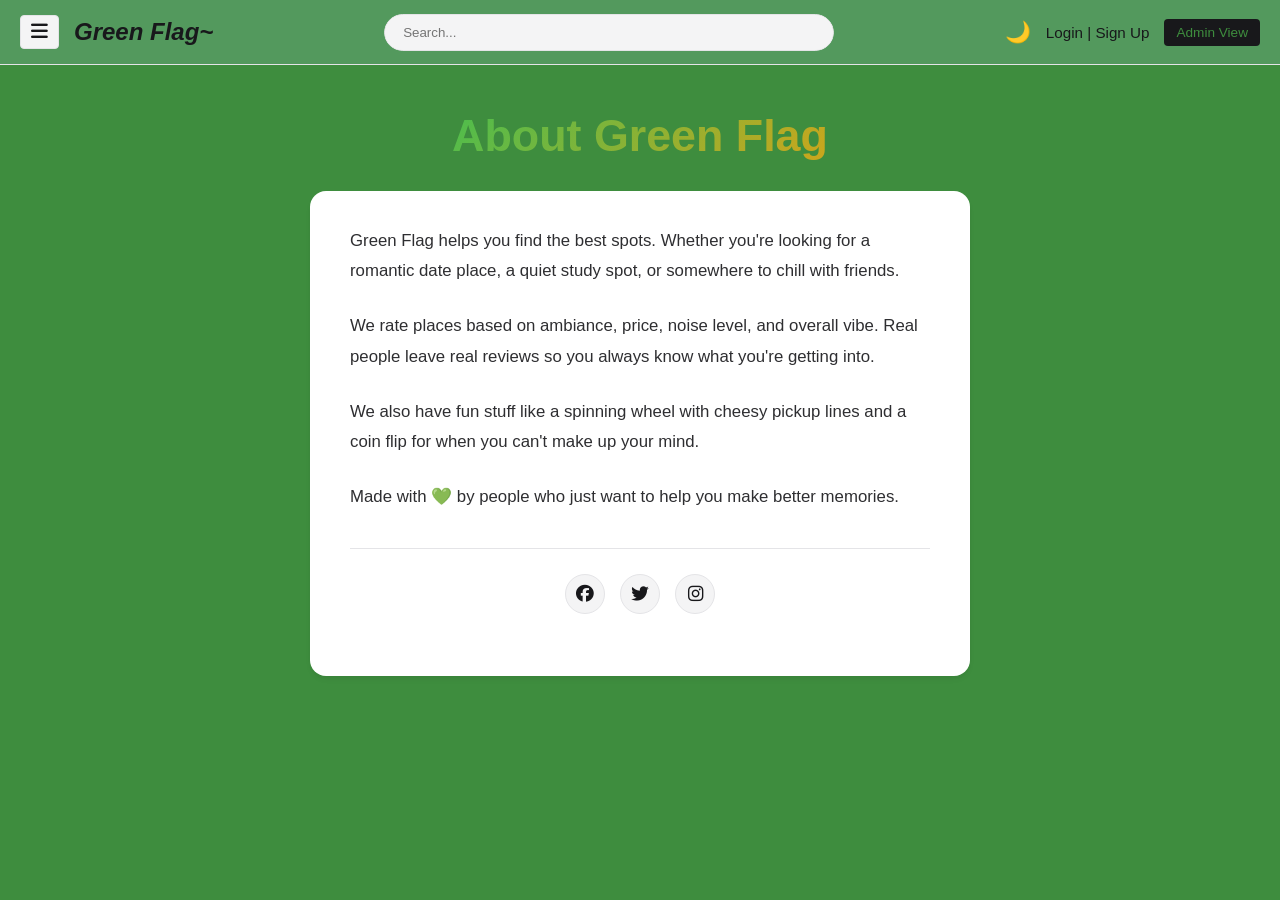
<file: aboutus.html>
<!DOCTYPE html>
<html lang="en">
<head>
    <meta charset="UTF-8">
    <meta name="viewport" content="width=device-width, initial-scale=1.0">
    <title>About Us - Green Flag</title>
    <link rel="stylesheet" href="style.css">
    <link rel="stylesheet" href="https://cdnjs.cloudflare.com/ajax/libs/font-awesome/6.5.1/css/all.min.css">
</head>
<body>
    <nav class="navbar">
        <div class="nav-left">
            <button class="menu-btn" id="menu-toggle">
                <i class="fa-solid fa-bars"></i>
            </button>
            <div class="logo-text" style="cursor: pointer;" onclick="window.location.href='index.html'">
                Green Flag~
            </div>
        </div>
        <div class="nav-center">
            <input type="text" class="search-bar" placeholder="Search...">
        </div>
        <div class="nav-right">
            <button class="theme-toggle" id="theme-btn">🌙</button>
            <div class="auth-links">
                <span>Login</span> |
                <span>Sign Up</span>
            </div>
            <button class="admin-quick-btn" onclick="window.location.href='admin.html'">
                Admin View
            </button>
        </div>
    </nav>

    <div class="sidebar" id="sidebar-menu">
        <div class="sidebar-header">
            <div class="user-avatar-placeholder"></div>
            <div class="user-info">
                <p class="user-name">Account Name</p>
                <p class="user-email">Email Address</p>
            </div>
        </div>
        <hr>
        <ul class="sidebar-links">
            <li onclick="window.location.href='index.html'">Home</li>
            <li onclick="window.location.href='homepage_extended.html'">Saved Spots</li>
            <li>Forums</li>
            <li class="verified-only" onclick="window.location.href='coinflip.html'">Coin Flip</li>
            <li class="verified-only" onclick="window.location.href='wheel.html'">Spin The Wheel</li>
            <li class="toggle-verification-mock" onclick="toggleVerificationMock()">🔄 Toggle Verified UI</li>
        </ul>
        <hr>
        <ul class="sidebar-links">
            <li onclick="switchView('view-settings')">Settings</li>
            <li onclick="switchView('view-account')">My Account</li>
            <li style="color: var(--accent-green);" onclick="window.location.href='about.html'">About Us</li>
        </ul>
    </div>
    <div class="sidebar-overlay" id="sidebar-overlay"></div>

    <main class="container">
        <div class="about-wrapper">
            <div class="about-header">
                <h1>About Green Flag</h1>
            </div>

            <div class="about-content">
                <div class="about-section">
                    <p>
                        Green Flag helps you find the best spots. Whether you're looking for a romantic date place, a quiet study spot, or somewhere to chill 
                        with friends.
                    </p>
                </div>

                <div class="about-section">
                    <p>
                        We rate places based on ambiance, price, noise level, and overall vibe. 
                        Real people leave real reviews so you always know what you're getting into.
                    </p>
                </div>

                <div class="about-section">
                    <p>
                        We also have fun stuff like a spinning wheel with cheesy pickup lines and 
                        a coin flip for when you can't make up your mind.
                    </p>
                </div>

                <div class="about-section">
                    <p>
                        Made with 💚 by people who just want to help you make better memories.
                    </p>
                </div>

                <div class="about-footer">
                    <div class="social-links">
                        <a href="#"><i class="fa-brands fa-facebook"></i></a>
                        <a href="#"><i class="fa-brands fa-twitter"></i></a>
                        <a href="#"><i class="fa-brands fa-instagram"></i></a>
                    </div>
                    <p class="copyright">© 2026 Green Flag</p>
                </div>
            </div>
        </div>
    </main>

    <script src="script.js"></script>
</body>
</html>
</file>
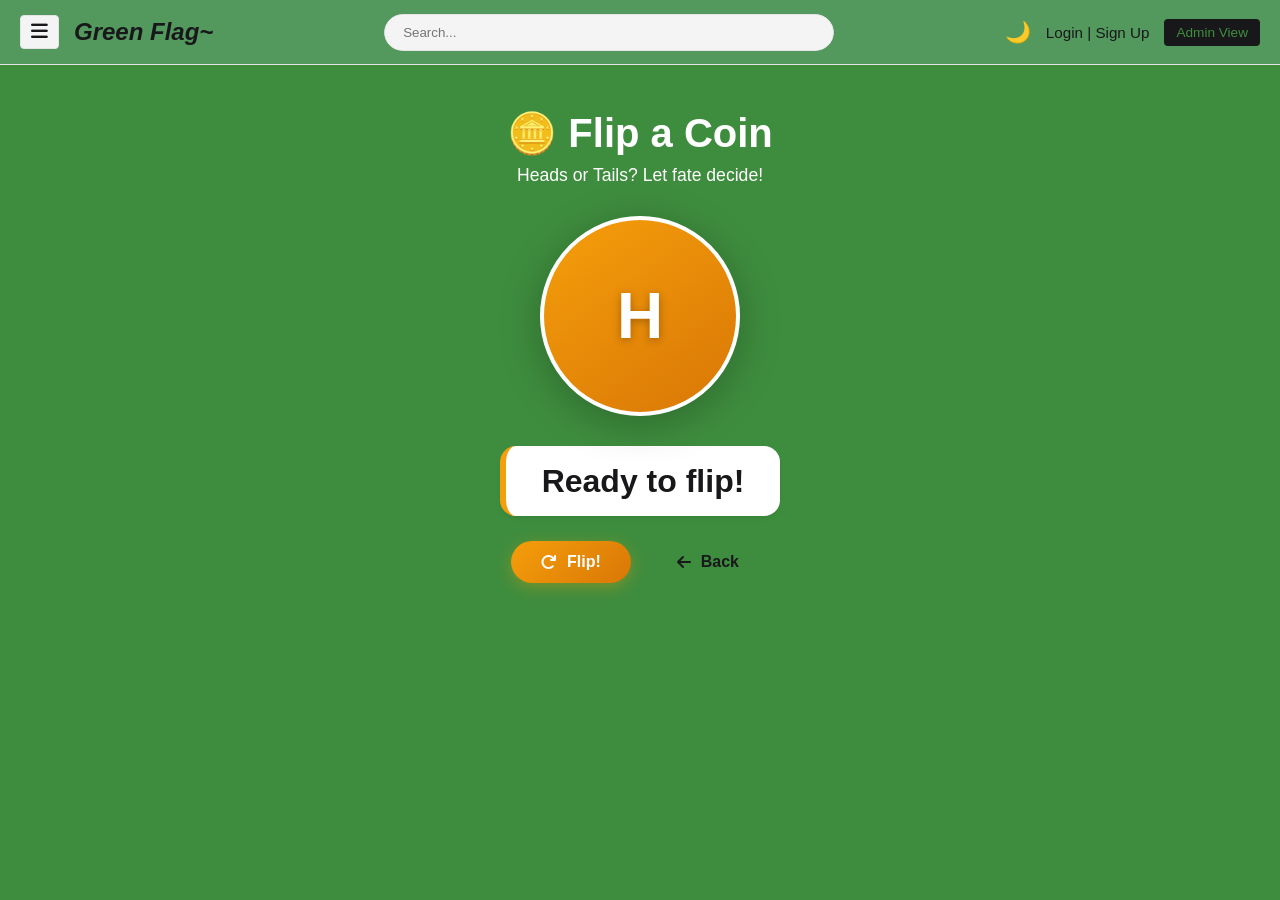
<file: coinflip.html>
<!DOCTYPE html>
<html lang="en">
<head>
    <meta charset="UTF-8">
    <meta name="viewport" content="width=device-width, initial-scale=1.0">
    <title>Coin Flip!</title>
    <link rel="stylesheet" href="style.css">
    <link rel="stylesheet" href="coinstyle.css">
    <link rel="stylesheet" href="https://cdnjs.cloudflare.com/ajax/libs/font-awesome/6.5.1/css/all.min.css">
</head>
<body>
    <nav class="navbar">
        <div class="nav-left">
            <button class="menu-btn" id="menu-toggle">
                <i class="fa-solid fa-bars"></i>
            </button>
            <div class="logo-text" style="cursor: pointer;" onclick="window.location.href='index.html'">
                Green Flag~
            </div>
        </div>
        <div class="nav-center">
            <input type="text" class="search-bar" placeholder="Search...">
        </div>
        <div class="nav-right">
            <button class="theme-toggle" id="theme-btn">🌙</button>
            <div class="auth-links">
                <span>Login</span> |
                <span>Sign Up</span>
            </div>
            <button class="admin-quick-btn" onclick="window.location.href='admin.html'">
                Admin View
            </button>
        </div>
    </nav>

    <div class="sidebar" id="sidebar-menu">
        <div class="sidebar-header">
            <div class="user-avatar-placeholder"></div>
            <div class="user-info">
                <p class="user-name">Account Name</p>
                <p class="user-email">Email Address</p>
            </div>
        </div>
        <hr>
        <ul class="sidebar-links">
            <li onclick="window.location.href='index.html'">Home</li>
            <li onclick="window.location.href='homepage_extended.html'">Saved Spots</li>
            <li>Forums</li>
            <li class="verified-only" style="display: block; color: var(--accent-green);" onclick="window.location.href='coinflip.html'">🪙 Coin Flip</li>
            <li class="verified-only" onclick="window.location.href='wheel.html'">✨ Spin The Wheel</li>
            <li class="toggle-verification-mock" onclick="toggleVerificationMock()">🔄 Toggle Verified UI</li>
        </ul>
        <hr>
        <ul class="sidebar-links">
            <li onclick="switchView('view-settings')">Settings</li>
            <li onclick="switchView('view-account')">My Account</li>
            <li>About Us</li>
        </ul>
    </div>
    <div class="sidebar-overlay" id="sidebar-overlay"></div>

    <main class="container">
        <div class="coinflip-wrapper">
            <h1>🪙 Flip a Coin</h1>
            <p class="subtitle">Heads or Tails? Let fate decide!</p>

            <div class="coin-container">
                <div class="coin" id="coin">
                    <div class="coin-heads">
                        <span>H</span>
                    </div>
                    <div class="coin-tails">
                        <span>T</span>
                    </div>
                </div>
            </div>

            <div class="result-display">
                <div class="result-text" id="resultText">
                    <span id="resultMessage">Ready to flip!</span>
                </div>
            </div>

            <div class="coin-actions">
                <button class="btn-flip" id="flipBtn">
                    <i class="fa-solid fa-arrow-rotate-right"></i> Flip!
                </button>
                <button class="btn-back" onclick="window.location.href='index.html'">
                    <i class="fa-solid fa-arrow-left"></i> Back
                </button>
            </div>
        </div>
    </main>

    <script src="script.js"></script>
    <script src="coinflip.js"></script>
</body>
</html>
</file>
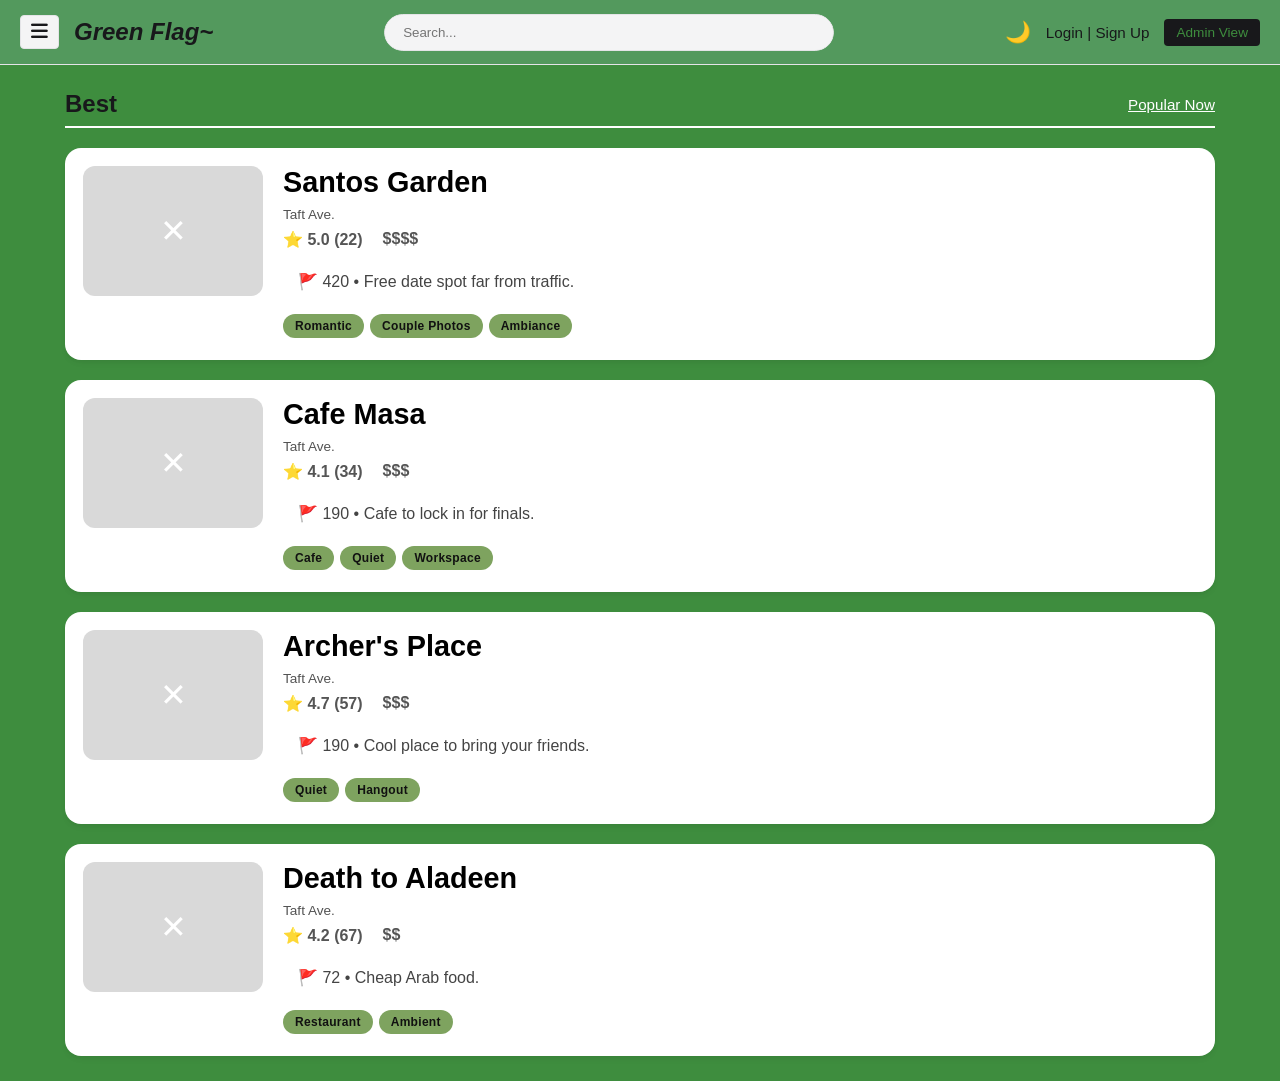
<file: homepage_extended.html>
<!DOCTYPE html>
<html lang="en">

<head>
    <meta charset="UTF-8">
    <meta name="viewport" content="width=device-width, initial-scale=1.0">
    <title>Green Flag - View All</title>

    <link rel="stylesheet" href="style.css">

    <!-- Font Awesome (optional for icons) -->
    <link rel="stylesheet" href="https://cdnjs.cloudflare.com/ajax/libs/font-awesome/6.5.1/css/all.min.css">
</head>

<body>

    <!-- ==========================================
         NAVBAR
    =========================================== -->

    <nav class="navbar">

        <div class="nav-left">
            <button class="menu-btn" id="menu-toggle">
                <i class="fa-solid fa-bars"></i>
            </button>

            <div class="logo-text" id="logo-home" style="cursor: pointer;" onclick="window.location.href='index.html'">
                Green Flag~
            </div>
        </div>

        <div class="nav-center">
            <input type="text" class="search-bar" placeholder="Search...">
        </div>

        <div class="nav-right">

            <button class="theme-toggle" id="theme-btn">
                🌙
            </button>

            <div class="auth-links">
                <span>Login</span> |
                <span>Sign Up</span>
            </div>

            <button class="admin-quick-btn" onclick="window.location.href='admin.html'">
                Admin View
            </button>

        </div>

    </nav>

    <!-- SIDEBAR COPY -->

    <div class="sidebar" id="sidebar-menu">
        <div class="sidebar-header">
            <div class="user-avatar-placeholder"></div>
            <div class="user-info">
                <p class="user-name">Account Name</p>
                <p class="user-email">Email Address</p>
            </div>
        </div>
        <hr>
        <ul class="sidebar-links">
            <li onclick="window.location.href='index.html'">Home</li>
            <li onclick="window.location.href='homepage_extended.html'">Saved Spots</li>
            <li>Forums</li>
            <li class="verified-only">Coin Flip</li>
            <li class="verified-only">Spin The Wheel (For kilig lines~)</li>
            <li class="toggle-verification-mock" onclick="toggleVerificationMock()">🔄 Toggle Verified UI</li>
        </ul>
        <hr>
        <ul class="sidebar-links">
            <li onclick="switchView('view-settings')">Settings</li>
            <li onclick="switchView('view-account')">My Account</li>
            <li>About Us</li>
        </ul>
    </div>
    <div class="sidebar-overlay" id="sidebar-overlay"></div>

    <!-- ==========================================
         MAIN CONTENT
    =========================================== -->

    <div class="container">

        <section class="section-header">
            <h2>Best</h2>
            <span class="view-all-link" onclick="window.location.href='index.html'">Popular Now</span>
        </section>

        <div class="spot-list">

            <!-- ==========================================
                 SANTOS GARDEN
            =========================================== -->

            <div class="list-card" style="cursor: pointer;" onclick="goToSpot('SantosGarden')">

                <div class="list-image">
                    ✕
                </div>

                <div class="list-content">

                    <h3>Santos Garden</h3>

                    <p class="location">
                        Taft Ave.
                    </p>

                    <div class="list-meta">
                        <span>⭐ 5.0 (22)</span>
                        <span>$$$$</span>
                    </div>

                    <p class="description">
                        🚩 420 • Free date spot far from traffic.
                    </p>

                    <div class="tags">
                        <span>Romantic</span>
                        <span>Couple Photos</span>
                        <span>Ambiance</span>
                    </div>

                </div>

            </div>

            <!-- ==========================================
                 CAFE MASA
            =========================================== -->

            <div class="list-card" style="cursor: pointer;" onclick="goToSpot('CafeMasa')">

                <div class="list-image">
                    ✕
                </div>

                <div class="list-content">

                    <h3>Cafe Masa</h3>

                    <p class="location">
                        Taft Ave.
                    </p>

                    <div class="list-meta">
                        <span>⭐ 4.1 (34)</span>
                        <span>$$$</span>
                    </div>

                    <p class="description">
                        🚩 190 • Cafe to lock in for finals.
                    </p>

                    <div class="tags">
                        <span>Cafe</span>
                        <span>Quiet</span>
                        <span>Workspace</span>
                    </div>

                </div>

            </div>

            <!-- ==========================================
                 ARCHER'S PLACE
            =========================================== -->

            <div class="list-card" style="cursor: pointer;" onclick="goToSpot('ArchersPlace')">

                <div class="list-image">
                    ✕
                </div>

                <div class="list-content">

                    <h3>Archer's Place</h3>

                    <p class="location">
                        Taft Ave.
                    </p>

                    <div class="list-meta">
                        <span>⭐ 4.7 (57)</span>
                        <span>$$$</span>
                    </div>

                    <p class="description">
                        🚩 190 • Cool place to bring your friends.
                    </p>

                    <div class="tags">
                        <span>Quiet</span>
                        <span>Hangout</span>
                    </div>

                </div>

            </div>

            <!-- ==========================================
                 DEATH TO ALADEEN
            =========================================== -->

            <div class="list-card" style="cursor: pointer;" onclick="goToSpot('DeathToAladeen')">

                <div class="list-image">
                    ✕
                </div>

                <div class="list-content">

                    <h3>Death to Aladeen</h3>

                    <p class="location">
                        Taft Ave.
                    </p>

                    <div class="list-meta">
                        <span>⭐ 4.2 (67)</span>
                        <span>$$</span>
                    </div>

                    <p class="description">
                        🚩 72 • Cheap Arab food.
                    </p>

                    <div class="tags">
                        <span>Restaurant</span>
                        <span>Ambient</span>
                    </div>

                </div>

            </div>

        </div>

    </div>

    <script src="script.js"></script>
</body>

</html>
</file>
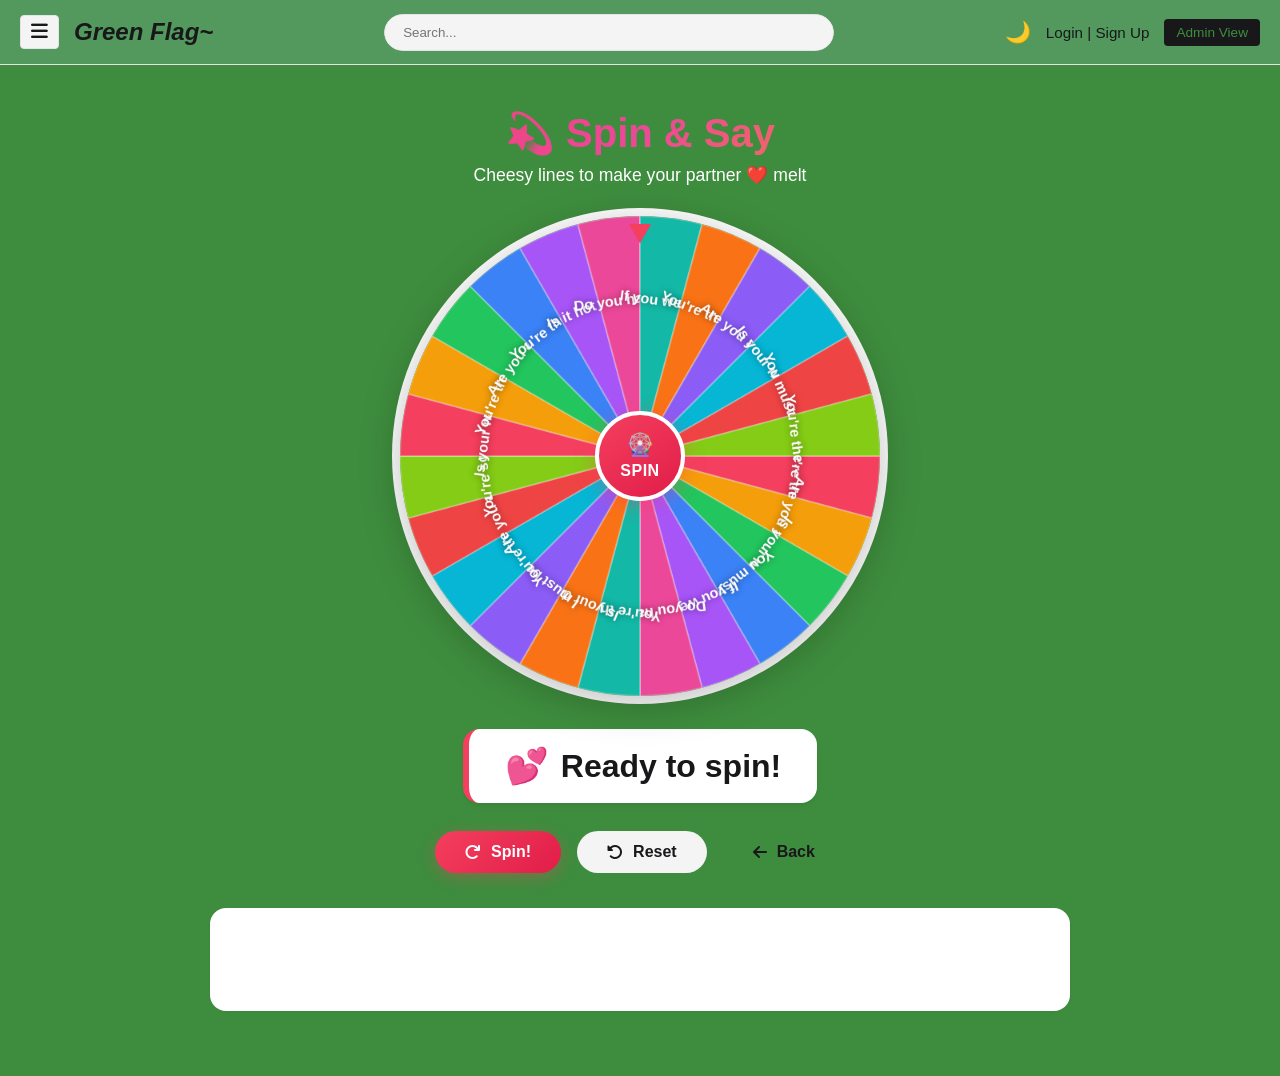
<file: wheel.html>
<!DOCTYPE html>
<html lang="en">
<head>
    <meta charset="UTF-8">
    <meta name="viewport" content="width=device-width, initial-scale=1.0">
    <title>Spin the Wheel - Kilig Lines</title>
    <link rel="stylesheet" href="style.css">
    <link rel="stylesheet" href="wheelstyle.css">
    <link rel="stylesheet" href="https://cdnjs.cloudflare.com/ajax/libs/font-awesome/6.5.1/css/all.min.css">
</head>
<body>
    <nav class="navbar">
        <div class="nav-left">
            <button class="menu-btn" id="menu-toggle">
                <i class="fa-solid fa-bars"></i>
            </button>
            <div class="logo-text" style="cursor: pointer;" onclick="window.location.href='index.html'">
                Green Flag~
            </div>
        </div>
        <div class="nav-center">
            <input type="text" class="search-bar" placeholder="Search...">
        </div>
        <div class="nav-right">
            <button class="theme-toggle" id="theme-btn">🌙</button>
            <div class="auth-links">
                <span>Login</span> |
                <span>Sign Up</span>
            </div>
            <button class="admin-quick-btn" onclick="window.location.href='admin.html'">
                Admin View
            </button>
        </div>
    </nav>

    <div class="sidebar" id="sidebar-menu">
        <div class="sidebar-header">
            <div class="user-avatar-placeholder"></div>
            <div class="user-info">
                <p class="user-name">Account Name</p>
                <p class="user-email">Email Address</p>
            </div>
        </div>
        <hr>
        <ul class="sidebar-links">
            <li onclick="window.location.href='index.html'">Home</li>
            <li onclick="window.location.href='homepage_extended.html'">Saved Spots</li>
            <li>Forums</li>
            <li class="verified-only">Coin Flip</li>
            <li class="verified-only" style="display: block; color: var(--accent-green);">✨ Spin The Wheel</li>
            <li class="toggle-verification-mock" onclick="toggleVerificationMock()">🔄 Toggle Verified UI</li>
        </ul>
        <hr>
        <ul class="sidebar-links">
            <li onclick="switchView('view-settings')">Settings</li>
            <li onclick="switchView('view-account')">My Account</li>
            <li>About Us</li>
        </ul>
    </div>
    <div class="sidebar-overlay" id="sidebar-overlay"></div>

    <main class="container">
        <div class="wheel-page-wrapper">
            <h1>💫 Spin &amp; Say</h1>
            <p class="subtitle">Cheesy lines to make your partner <span style="color: #f43f5e;">❤️</span> melt</p>

            <div class="wheel-container">
                <canvas id="wheelCanvas" width="600" height="600"></canvas>
                <button class="spin-btn-center" id="spinBtn">
                    <span class="icon">🎡</span>
                    SPIN
                </button>
            </div>

            <div class="result-display">
                <div class="result-text" id="resultText">
                    <span class="emoji-big">💕</span>
                    <span id="resultMessage">Ready to spin!</span>
                </div>
            </div>

            <div class="wheel-actions">
                <button class="btn-spin" id="spinBtnAlt">
                    <i class="fa-solid fa-arrow-rotate-right"></i> Spin!
                </button>
                <button class="btn-reset" id="resetBtn">
                    <i class="fa-solid fa-rotate-left"></i> Reset
                </button>
                <button class="btn-back" onclick="window.location.href='index.html'">
                    <i class="fa-solid fa-arrow-left"></i> Back
                </button>
            </div>

            <div class="history-section">
                <h3><i class="fa-regular fa-clock"></i> Recent Lines</h3>
                <div class="history-list" id="historyList">
                    <span style="color: var(--text-muted); font-size: 0.9rem;">Spin to see some kilig lines!</span>
                </div>
            </div>
        </div>
    </main>

    <script src="script.js"></script>
    <script src="wheel.js"></script>
</body>
</html>
</file>
<file: style.css>
:root {
    --bg-primary: #3e8d3e;
    --bg-secondary: #ffffff;
    --bg-elements: #f4f4f5;
    --text-main: #18181b;
    --text-muted: #ffffff;
    --border-color: #e4e4e7;
    --accent-green: #22c55e;
    --accent-red: #ef4444;
    --sidebar-width: 300px;
    --transition-speed: 0.3s;
    --radius-sm: 6px;
    --radius-md: 12px;
    --radius-lg: 16px;
    --shadow-sm: 0 1px 3px rgba(0, 0, 0, 0.05);
    --shadow-md: 0 4px 6px -1px rgba(0, 0, 0, 0.05), 0 2px 4px -1px rgba(0, 0, 0, 0.03);
    --shadow-lg: 0 10px 15px -3px rgba(0, 0, 0, 0.08);
}


[data-theme="dark"] {
    --bg-primary: #102809;
    --bg-secondary: #ffffff;
    --bg-elements: #2d2d2d;
    --text-main: #ffffff;
    --text-muted: #aaaaaa;
    --border-color: #444444;
}

hr {
    border: none;
    border-top: 2px solid rgba(255, 255, 255, 0.15);
    margin: 10px 0;
}

.nav-center #searchbar .search-bar {
    background-color: #f0f0f0;
}

* {
    box-sizing: border-box;
    margin: 0;
    padding: 0;
    font-family: -apple-system, BlinkMacSystemFont, "Segoe UI", Roboto, Helvetica, Arial, sans-serif;
}

body {
    background-color: var(--bg-primary);
    color: var(--text-main);
    overflow-x: hidden;
    min-height: 100vh;
    transition: background-color var(--transition-speed) ease;
}

.image-wireframe-box,
.list-img-box,
.main-hero-wireframe,
.thumb-wireframe,
.large-wireframe-box,
.rating-box-wireframe,
.main-wireframe,
.thumbnail {
    background-color: var(--bg-elements);
    border: 1px solid var(--border-color);
    color: var(--text-muted);
    display: flex;
    align-items: center;
    justify-content: center;
    font-size: 1.5rem;
    position: relative;
}

.navbar {
    background-color: rgba(87, 156, 99, 0.856);
    border-bottom: 1px solid var(--border-color);
    display: flex;
    align-items: center;
    justify-content: space-between;
    padding: 10px 20px;
    position: sticky;
    top: 0;
    z-index: 100;
    height: 65px;
}

[data-theme="dark"] .navbar {
    background-color: #15360b;
}

.nav-left {
    display: flex;
    align-items: center;
    gap: 15px;
}

.menu-btn {
    background: var(--bg-elements);
    border: 1px solid var(--border-color);
    font-size: 1.2rem;
    padding: 5px 10px;
    cursor: pointer;
    border-radius: 4px;
    color: var(--text-main);
}

.logo-text {
    font-size: 1.5rem;
    font-weight: 800;
    font-style: italic;
    cursor: pointer;
}

.nav-center {
    flex: 0 1 450px;
    background-color: transparent;
    /* Removes the hard black background block */
    border-radius: 24px;
    /* Matches your search bar's roundness */
    overflow: hidden;
    /* Clips any rogue background colors */
}

.search-bar {
    width: 100%;
    padding: 10px 18px;
    border-radius: 24px;
    border: 1px solid var(--border-color);
    background-color: var(--bg-elements);
    color: var(--text-main);
    transition: all 0.2s ease;
}

.search-bar:focus {
    outline: none;
    border-color: var(--accent-green);
    box-shadow: 0 0 0 3px rgba(76, 175, 80, 0.2);
}

.nav-right {
    display: flex;
    align-items: center;
    gap: 15px;
}

.theme-toggle {
    background: none;
    border: none;
    font-size: 1.3rem;
    cursor: pointer;
}

.auth-links {
    font-size: 0.95rem;
    color: var(--text-main);
}

.auth-links span {
    cursor: pointer;
}

.auth-links span:hover {
    text-decoration: underline;
}

.admin-quick-btn {
    background-color: var(--text-main);
    color: var(--bg-primary);
    border: none;
    padding: 6px 12px;
    border-radius: 4px;
    cursor: pointer;
    font-size: 0.85rem;
}


.sidebar {
    position: fixed;
    top: 0;
    left: calc(-1 * var(--sidebar-width));
    width: var(--sidebar-width);
    height: 100%;
    background-color: var(--bg-primary);
    border-right: 1px solid var(--border-color);
    z-index: 200;
    transition: left var(--transition-speed) ease;
    padding: 20px;
    display: flex;
    flex-direction: column;
    gap: 15px;
}

.sidebar.open {
    left: 0;
}

.sidebar-header {
    display: flex;
    align-items: center;
    gap: 15px;
    padding-bottom: 10px;
}

.user-avatar-placeholder {
    width: 55px;
    height: 55px;
    border-radius: 50%;
    background-color: var(--bg-elements);
    border: 1px solid var(--border-color);
}

.user-name {
    font-weight: bold;
    font-size: 1.1rem;
}

.user-email {
    font-size: 0.85rem;
    color: var(--text-muted);
}

.sidebar hr {
    border: none;
    border-top: 1px solid var(--border-color);
}

.sidebar-links {
    list-style: none;
    display: flex;
    flex-direction: column;
    gap: 12px;
}

.sidebar-links li {
    padding: 8px 12px;
    cursor: pointer;
    border-radius: 4px;
    font-size: 1.05rem;
}

.sidebar-links li:hover {
    background-color: var(--bg-secondary);
}

.verified-only {
    display: none;
    /* Controlled dynamically by Verification Simulation switcher */
    color: var(--accent-green);
    font-weight: 500;
}

.toggle-verification-mock {
    font-size: 0.75rem !important;
    color: var(--text-muted);
    text-align: right;
    border: 1px dashed var(--border-color);
    margin-top: 5px;
}

.sidebar-overlay {
    display: none;
    position: fixed;
    top: 0;
    left: 0;
    width: 100vw;
    height: 100vh;
    background: rgba(0, 0, 0, 0.4);
    z-index: 150;
}

.sidebar-overlay.open {
    display: block;
}


.container {
    padding: 25px;
    max-width: 1200px;
    margin: 0 auto;
}

.spa-view {
    display: none;
}

.spa-view.active-view {
    display: block;
}

.section-header {
    display: flex;
    align-items: center;
    justify-content: space-between;
    margin-bottom: 20px;
    border-bottom: 2px solid var(--bg-secondary);
    padding-bottom: 8px;
}

.view-all-link {
    font-size: 0.95rem;
    color: var(--text-muted);
    cursor: pointer;
    text-decoration: underline;
}

.carousel-container {
    display: flex;
    align-items: center;
    gap: 15px;
    position: relative;
}

.carousel-track {
    display: grid;
    grid-template-columns: repeat(3, 1fr);
    gap: 20px;
    width: 100%;
}

.spot-card {
    background-color: var(--bg-secondary);
    backdrop-filter: blur(4px);
    border: 1px solid rgba(255, 255, 255, 0.1);
    border-radius: 16px;
    /* Smooth modern roundness */
    overflow: hidden;
    cursor: pointer;
    display: flex;
    flex-direction: column;
}

[data-theme="dark"] .spot-card {
    background-color: rgb(41, 84, 43);
}

.spot-card:hover {
    transform: translateY(-6px);
    box-shadow: 0 12px 24px rgba(0, 0, 0, 0.286);
    border-color: rgba(255, 255, 255, 0.2);
}

.spot-card .image-wireframe-box {
    height: 200px;
    width: 100%;
    background-color: rgba(0, 0, 0, 0.324);
    border: none;
    border-bottom: 1px solid rgba(255, 255, 255, 0.05);
    font-size: 1.2rem;
    opacity: 0.7;
}

.card-details {
    padding: 18px;
    display: flex;
    flex-direction: column;
    gap: 8px;
}

.card-details h3 {
    font-size: 1.25rem;
    font-weight: 700;
    color: #000000;
}

[data-theme="dark"] .card-details h3 {
    color: var(--text-main);
}

.location {
    font-size: 0.85rem;
    color: #535353;
}

.short-desc {
    font-size: 0.9rem;
    font-style: italic;
    color: #535353;
}


.tags {
    display: flex;
    flex-wrap: wrap;
    gap: 6px;
    margin: 4px 0;
}

.tags span {
    font-size: 0.75rem;
    font-weight: 600;
    letter-spacing: 0.3px;
    padding: 4px 10px;
    border-radius: 12px;
    background-color: rgba(104, 141, 90, 0.958);
    display: inline-block;
}

.metrics {
    font-size: 0.85rem;
    margin-top: auto;
    font-weight: 600;
    color: #535353;
    display: flex;
    justify-content: space-between;
    align-items: center;
    border-top: 1px solid rgba(255, 255, 255, 0.08);
    padding-top: 10px;
}

[data-theme="dark"] .card-details h3,
[data-theme="dark"] .location,
[data-theme="dark"] .short-desc,
[data-theme="dark"] .metrics {
    color: #e4e4e7;
}

.carousel-arrow {
    background: var(--bg-secondary);
    border: none;
    box-shadow: 0 4px 10px rgba(0, 0, 0, 0.1);
    border-radius: 50%;
    width: 44px;
    height: 44px;
    font-size: 1.4rem;
    cursor: pointer;
    display: flex;
    align-items: center;
    justify-content: center;
}

.carousel-arrow:hover {
    transform: scale(1.05);
    background-color: var(--bg-secondary);
}

.spot-list {
    display: flex;
    flex-direction: column;
    gap: 20px;
}

.list-card {
    background: white;
    border-radius: 16px;
    overflow: hidden;
    display: flex;
    gap: 20px;
    padding: 18px;
    box-shadow: var(--shadow-md);
    transition: all 0.25s ease;
}

.list-card:hover {
    transform: translateY(-4px);
    box-shadow: var(--shadow-lg);
}

.list-image {
    width: 180px;
    min-width: 180px;
    height: 130px;
    background: #d9d9d9;
    border-radius: 12px;

    display: flex;
    align-items: center;
    justify-content: center;

    font-size: 2rem;
    color: white;
}

.list-content {
    flex: 1;
    display: flex;
    flex-direction: column;
    gap: 8px;
}

.list-content h3 {
    font-size: 1.8rem;
    color: #000;
}

.list-meta {
    display: flex;
    gap: 20px;
    font-weight: 600;
    color: #555;
}

.description {
    color: #444;
    font-size: 1rem;
}

.list-content .tags {
    margin-top: auto;
}

.list-content .tags span {
    background-color: #7ea35f;
    color: #111;
    padding: 5px 12px;
    border-radius: 999px;
    font-size: 0.75rem;
    font-weight: 600;
}

 .spot-detail-main {
    display: grid;
    grid-template-columns: 2fr 1fr;
    gap: 30px;
    margin-bottom: 35px;
 }

 .main-wireframe {
    width: 100%;
    height: 350px;
    border-radius: 4px;
 }

 .thumbnail-row {
    display: grid;
    grid-template-columns: repeat(4, 1fr);
    gap: 15px;
    margin-top: 15px;
 }

 .thumbnail {
    height: 60px;
    border-radius: 5px;
 }

 .side-info {
    display: flex;
    flex-direction: column;
    gap: 12px;
 }

 .meta-specs {
    display: flex;
    font-size: 1rem;
    flex-direction: column;
    gap: 4px;
 }

 .description {
    background-color: var(--bg-secondary);
    padding: 15px;
    border-radius: 5px;
 }

 .more-details {
    font-size: 0.9rem;
    color: var(--text-muted);
 }

 /* Review section */
 .reviews-section {
    display: flex;
    gap: 20px;
    background: var(--bg-secondary);
    padding: 10px;
    border-radius: 5px;
    margin-bottom: 20px;
    align-items: flex-end;
 }

 .review-input-box {
    flex: 1;
    display: flex;
    flex-direction: column;
    gap: 8px;
 }

 .review-input-box textarea {
    width: 100%;
    height: 50px;
    padding: 10px;
    border: 1px solid var(--border-color);
    background: var(--bg-primary);
    color: var(--text-main);
    resize: none;    
 }

 .review-action-panel {
    display: flex;
    flex-direction: column;
    gap: 8px;
    align-items: center;
 }

 .rating-box {
    display: flex;
    gap: 8px;
 }

 .flag-btn {
    width: 40px;
    height: 40px;
    border-radius: 50%;
    border: 1.5px solid var(--border-color);
    background: var(--bg-elements);
    cursor: pointer;
    display: flex;
    align-items: center;
    justify-content: center;
    transition: all 0.25s ease;
    opacity: 0.60;
    padding: 0;
    color: var(--text-main);
    font-weight: bold;
    font-size: 1.2rem;
 }

 .flag-btn:hover {
    opacity: 1;
    transform: scale(1.1);
 }

 .flag-btn.selected {
    opacity: 1;
 }

 .green-flag.selected {
    border-color: var(--accent-green);
 }

 .red-flag.selected {
    border-color: var(--accent-red);
 }

 .green-flag-icon, .red-flag-icon {
    display: inline-flex;
    align-items: center;
    justify-content: center;
    width: 20px;
    height: 20px;
    border-radius: 50%;
    color: white;
    font-size: 0.75rem;
    font-weight: bold;
 }

 .green-flag-icon {
    background-color: var(--accent-green);
 }

 .red-flag-icon {
    background-color: var(--accent-red);
 }

 .post-review-btn {
    width: 80px;
    padding: 8px 0;
    background: var(--bg-primary);
    border: 1px solid var(--border-color);
    font-weight: bold;
    cursor: pointer;
    color: var(--text-main);
 }

 .comments-stream {
    display: flex;
    flex-direction: column;
    gap: 12px;
 }

 .comment-card {
    background: var(--bg-primary);
    border: 1px solid var(--border-color);
    padding: 10px 12px;
    border-radius: 5px;
 }

 .comment-author {
    font-weight: bold;
    font-size: 0.9rem;
    margin-bottom: 4px;
    display: flex;
    align-items: center;
    gap: 5px;
 }



[data-theme="dark"] .list-card {
    background: rgb(41, 84, 43);
}

[data-theme="dark"] .list-content h3,
[data-theme="dark"] .list-meta,
[data-theme="dark"] .description,
[data-theme="dark"] .location {
    color: white;
}

.spa-view {
    display: none;
    padding: 30px;
    animation: fadeIn 0.3s ease;
}

.spa-view.active-view {
    display: block;
}

@keyframes fadeIn {
    from {
        opacity: 0;
    }
    to {
        opacity: 1;
    }
}

.settings-container {
    max-width: 600px;
    margin: 0 auto;
    background: var(--bg-secondary);
    padding: 30px;
    border-radius: var(--radius-lg);
    box-shadow: var(--shadow-md);
}

.settings-container h2 {
    margin-bottom: 30px;
    font-size: 2rem;
    color: var(--text-main);
}

.settings-section {
    margin-bottom: 30px;
    padding-bottom: 20px;
    border-bottom: 1px solid var(--border-color);
}

.settings-section h3 {
    margin-bottom: 15px;
    font-size: 1.3rem;
    color: var(--text-main);
}

.settings-section:last-of-type {
    border-bottom: none;
}

.settings-item {
    margin-bottom: 15px;
    display: flex;
    align-items: center;
    gap: 10px;
}

.settings-item label {
    display: flex;
    align-items: center;
    gap: 10px;
    cursor: pointer;
    color: var(--text-main);
    font-size: 1rem;
}

.settings-item input[type="checkbox"] {
    width: 18px;
    height: 18px;
    cursor: pointer;
    accent-color: var(--accent-green);
}

.settings-item select {
    padding: 8px 12px;
    border: 1px solid var(--border-color);
    border-radius: var(--radius-sm);
    background-color: var(--bg-elements);
    color: var(--text-main);
    font-size: 1rem;
    cursor: pointer;
}

.btn-settings-action {
    display: block;
    width: 100%;
    padding: 12px 20px;
    margin-bottom: 10px;
    background-color: var(--accent-green);
    color: white;
    border: none;
    border-radius: var(--radius-sm);
    font-size: 1rem;
    font-weight: 600;
    cursor: pointer;
    transition: all 0.3s ease;
}

.btn-settings-action:hover {
    transform: translateY(-2px);
    box-shadow: var(--shadow-md);
    background-color: #16a34a;
}

.btn-save-settings {
    width: 100%;
    padding: 14px 20px;
    background-color: var(--accent-green);
    color: white;
    border: none;
    border-radius: var(--radius-sm);
    font-size: 1.1rem;
    font-weight: 700;
    cursor: pointer;
    transition: all 0.3s ease;
}

.btn-save-settings:hover {
    transform: translateY(-2px);
    box-shadow: var(--shadow-lg);
    background-color: #16a34a;
}

.account-container {
    max-width: 600px;
    margin: 0 auto;
    background: var(--bg-secondary);
    padding: 30px;
    border-radius: var(--radius-lg);
    box-shadow: var(--shadow-md);
}

.account-container h2 {
    margin-bottom: 30px;
    font-size: 2rem;
    color: var(--text-main);
}

.account-section {
    margin-bottom: 30px;
    padding-bottom: 20px;
    border-bottom: 1px solid var(--border-color);
}

.account-section h3 {
    margin-bottom: 15px;
    font-size: 1.3rem;
    color: var(--text-main);
}

.account-section:last-of-type {
    border-bottom: none;
}

.account-field {
    margin-bottom: 20px;
    display: flex;
    flex-direction: column;
    gap: 8px;
}

.account-field label {
    color: var(--text-main);
    font-weight: 600;
    font-size: 0.95rem;
}

.account-field input,
.account-field textarea {
    padding: 12px;
    border: 1px solid var(--border-color);
    border-radius: var(--radius-sm);
    background-color: var(--bg-elements);
    color: var(--text-main);
    font-size: 1rem;
    font-family: inherit;
    transition: border-color 0.3s ease;
}

.account-field input:focus,
.account-field textarea:focus {
    outline: none;
    border-color: var(--accent-green);
    box-shadow: 0 0 0 3px rgba(34, 197, 94, 0.1);
}

.btn-save-account {
    width: 100%;
    padding: 14px 20px;
    margin-bottom: 10px;
    background-color: var(--accent-green);
    color: white;
    border: none;
    border-radius: var(--radius-sm);
    font-size: 1.1rem;
    font-weight: 700;
    cursor: pointer;
    transition: all 0.3s ease;
}

.btn-save-account:hover {
    transform: translateY(-2px);
}

/* Spot carousel & upload styles */
.carousel {
    display: flex;
    align-items: center;
    gap: 10px;
}

.carousel-main {
    flex: 1 1 auto;
    display: flex;
    align-items: center;
    justify-content: center;
    min-height: 260px;
    background: var(--bg-elements);
    border: 1px solid var(--border-color);
    border-radius: 8px;
    overflow: hidden;
}

.carousel-main img {
    max-width: 100%;
    max-height: 420px;
    object-fit: contain;
    display: block;
}

.carousel-nav {
    background: var(--bg-secondary);
    border: 1px solid var(--border-color);
    padding: 8px 10px;
    border-radius: 6px;
    cursor: pointer;
}

#spot-thumbnails {
    display: flex;
    gap: 8px;
    margin-top: 12px;
    overflow-x: auto;
}

#spot-thumbnails .thumbnail {
    width: 70px;
    height: 70px;
    object-fit: cover;
    cursor: pointer;
    border-radius: 6px;
    border: 2px solid transparent;
}

#spot-thumbnails .thumbnail.active-thumb {
    border-color: var(--accent-green);
}

.image-upload {
    margin-top: 12px;
    display: flex;
    gap: 8px;
    align-items: center;
}

.image-upload .btn {
    background: var(--accent-green);
    color: white;
    padding: 8px 10px;
    border-radius: 6px;
    cursor: pointer;
    border: none;
}

.image-upload #spot-image-note {
    color: var(--text-main);
    font-size: 0.9rem;
}

    box-shadow: var(--shadow-lg);
    background-color: #16a34a;
}

.btn-danger {
    width: 100%;
    padding: 12px 20px;
    background-color: var(--accent-red);
    color: white;
    border: none;
    border-radius: var(--radius-sm);
    font-size: 1rem;
    font-weight: 600;
    cursor: pointer;
    transition: all 0.3s ease;
}

.btn-danger:hover {
    transform: translateY(-2px);
    box-shadow: var(--shadow-md);
    background-color: #dc2626;
}

/* Dark theme adjustments */
[data-theme="dark"] .settings-container,
[data-theme="dark"] .account-container {
    background: rgb(41, 84, 43);
}

.settings-container {
    max-width: 800px;
    margin: 0 auto;
    background: var(--bg-secondary);
    border-radius: var(--radius-lg);
    box-shadow: var(--shadow-md);
    overflow: hidden;
}

.settings-tabs {
    display: grid;
    grid-template-columns: repeat(5, 1fr);
    gap: 0;
    border-bottom: 2px solid var(--border-color);
    background: var(--bg-elements);
}

.settings-tab-btn {
    padding: 16px 12px;
    background: transparent;
    border: none;
    cursor: pointer;
    font-size: 0.9rem;
    font-weight: 600;
    color: #000000;
    transition: all 0.3s ease;
    border-bottom: 3px solid transparent;
    margin-bottom: -2px;
}

.settings-tab-btn:hover {
    background-color: rgba(34, 197, 94, 0.1);
    color: var(--accent-green);
}

.settings-tab-btn.active {
    color: var(--accent-green);
    border-bottom-color: var(--accent-green);
    background-color: transparent;
}

.settings-tab-content {
    display: none;
    padding: 30px;
    animation: fadeIn 0.3s ease;
}

.settings-tab-content.active {
    display: block;
}

.settings-tab-content h3 {
    font-size: 1.5rem;
    color: #000000;
    margin-bottom: 25px;
    border-bottom: 2px solid var(--accent-green);
    padding-bottom: 12px;
}

.settings-form {
    display: flex;
    flex-direction: column;
    gap: 20px;
}

.form-group {
    display: flex;
    flex-direction: column;
    gap: 8px;
}

.form-group label {
    font-size: 0.85rem;
    font-weight: 700;
    color: #000000;
    letter-spacing: 0.5px;
}

.form-group input[type="text"],
.form-group input[type="email"],
.form-group input[type="password"],
.form-group input[type="tel"],
.form-group textarea,
.form-group select {
    padding: 12px 15px;
    border: 1px solid var(--border-color);
    border-radius: var(--radius-sm);
    background-color: var(--bg-elements);
    color: var(--text-main);
    font-size: 0.95rem;
    font-family: inherit;
    transition: all 0.3s ease;
}

.form-group input:focus,
.form-group textarea:focus,
.form-group select:focus {
    outline: none;
    border-color: var(--accent-green);
    box-shadow: 0 0 0 3px rgba(34, 197, 94, 0.1);
}

.checkbox-group {
    display: flex;
    align-items: center;
    gap: 12px;
    padding: 12px 0;
}

.checkbox-group label {
    display: flex;
    align-items: center;
    gap: 10px;
    cursor: pointer;
    margin: 0;
}

.checkbox-group input[type="checkbox"] {
    width: 20px;
    height: 20px;
    cursor: pointer;
    accent-color: var(--accent-green);
}

.checkbox-group span {
    font-size: 0.9rem;
    font-weight: 600;
    color: #000000;
    letter-spacing: 0.3px;
}

.radio-group {
    display: flex;
    flex-direction: column;
    gap: 12px;
}

.radio-group label {
    display: flex;
    align-items: center;
    gap: 10px;
    cursor: pointer;
    margin: 0;
}

.radio-group input[type="radio"] {
    width: 18px;
    height: 18px;
    cursor: pointer;
    accent-color: var(--accent-green);
}

.radio-group span {
    font-size: 0.9rem;
    font-weight: 600;
    color: #000000;
    letter-spacing: 0.3px;
}

.color-picker {
    display: flex;
    gap: 12px;
    flex-wrap: wrap;
}

.color-option {
    width: 50px;
    height: 50px;
    border: 3px solid transparent;
    border-radius: var(--radius-md);
    cursor: pointer;
    transition: all 0.3s ease;
}

.color-option:hover {
    transform: scale(1.1);
    border-color: var(--text-main);
}

.btn-primary {
    align-self: flex-start;
    padding: 12px 30px;
    background-color: var(--accent-green);
    color: white;
    border: none;
    border-radius: var(--radius-sm);
    font-size: 0.95rem;
    font-weight: 700;
    letter-spacing: 0.5px;
    cursor: pointer;
    transition: all 0.3s ease;
}

.btn-primary:hover {
    transform: translateY(-2px);
    box-shadow: var(--shadow-md);
    background-color: #16a34a;
}

@media (max-width: 768px) {
    .settings-tabs {
        grid-template-columns: repeat(3, 1fr);
    }
    
    .settings-tab-btn {
        font-size: 0.8rem;
        padding: 12px 8px;
    }
}

/* Dark theme settings */
[data-theme="dark"] .settings-container {
    background: rgb(41, 84, 43);
}

[data-theme="dark"] .settings-tabs {
    background: rgb(30, 60, 32);
    border-bottom-color: rgba(255, 255, 255, 0.1);
}

[data-theme="dark"] .settings-tab-btn {
    color: #000000;
}

[data-theme="dark"] .settings-tab-btn:hover {
    background-color: rgba(34, 197, 94, 0.15);
}

[data-theme="dark"] .settings-tab-content h3 {
    color: #000000;
}

[data-theme="dark"] .form-group label {
    color: #000000;
}

[data-theme="dark"] .checkbox-group span,
[data-theme="dark"] .radio-group span {
    color: #000000;
}

.account-wrapper {
    display: flex;
    gap: 40px;
    max-width: 1200px;
    margin: 0 auto;
    padding: 40px;
}

.account-left {
    flex: 0 0 250px;
    display: flex;
    flex-direction: column;
    align-items: center;
    gap: 20px;
}

.account-avatar {
    width: 180px;
    height: 180px;
    border-radius: 50%;
    background-color: var(--bg-elements);
    border: 2px solid var(--border-color);
}

.account-name {
    font-size: 1.5rem;
    font-weight: 700;
    color: #000000;
    text-align: center;
    margin: 0;
}

.account-email {
    font-size: 0.9rem;
    color: #666666;
    text-align: center;
    margin: 0;
    text-decoration: underline;
}

.account-right {
    flex: 1;
    display: flex;
    flex-direction: column;
    gap: 15px;
}

.bio-title {
    font-size: 1.5rem;
    font-weight: 700;
    color: #000000;
    margin: 0;
}

.bio-box {
    flex: 1;
    min-height: 300px;
    background-color: var(--bg-elements);
    border-radius: var(--radius-md);
    border: 1px solid var(--border-color);
}

@media (max-width: 768px) {
    .account-wrapper {
        flex-direction: column;
        gap: 30px;
        padding: 20px;
    }
    
    .account-left {
        flex: 0 0 auto;
    }
}

#view-admin {
    position: fixed;
    top: 0;
    left: 0;
    width: 100vw;
    height: 100vh;
    background: #e5e5e5;
    z-index: 500;
    color: #333333;
}

.admin-wrapper {
    display: flex;
    height: 100%;
    width: 100%;
}

.admin-sidebar {
    width: 240px;
    background-color: #ffffff;
    border-right: 1px solid #cccccc;
    display: flex;
    flex-direction: column;
    padding: 20px;
    gap: 20px;
}

.admin-brand h2 {
    font-style: italic;
    font-weight: 900;
}

.admin-profile-quick {
    display: flex;
    gap: 15px;
    font-size: 1.2rem;
}

.icon-placeholder {
    position: relative;
    cursor: pointer;
}

.badge-alert span {
    position: absolute;
    top: -5px;
    right: -8px;
    background: var(--accent-red);
    color: white;
    font-size: 0.65rem;
    padding: 1px 4px;
    border-radius: 10px;
    font-weight: bold;
}

.admin-search-box input {
    width: 100%;
    padding: 6px 10px;
    border: 1px solid #cccccc;
    border-radius: 4px;
}

.admin-nav-menu {
    list-style: none;
}

.admin-nav-menu li {
    padding: 10px;
    border-radius: 4px;
    background: #f0f0f0;
    font-weight: bold;
    font-size: 0.95rem;
}

.admin-main-panel {
    flex: 1;
    padding: 25px;
    overflow-y: auto;
    display: flex;
    flex-direction: column;
    gap: 20px;
}

.admin-panel-header {
    display: flex;
    justify-content: space-between;
    align-items: center;
}

.date-filters {
    display: flex;
    align-items: center;
    gap: 10px;
    background: #ffffff;
    padding: 6px 12px;
    border-radius: 4px;
    border: 1px solid #cccccc;
}

.date-filters input {
    border: none;
    font-size: 0.9rem;
}

/* KPI Dash Cards */
.kpi-grid {
    display: grid;
    grid-template-columns: repeat(3, 1fr);
    gap: 20px;
}

.kpi-card {
    background: #ffffff;
    padding: 20px;
    border-radius: 4px;
    box-shadow: 0 1px 3px rgba(0,0,0,0.05);
}

.kpi-title {
    font-size: 0.9rem;
    color: #666666;
    margin-bottom: 5px;
}

.kpi-value {
    font-size: 1.6rem;
    font-weight: bold;
    display: flex;
    align-items: center;
    justify-content: space-between;
}

.trend {
    font-size: 0.8rem;
    padding: 2px 6px;
    border-radius: 10px;
    font-weight: 600;
}

.trend.positive { background: #e2f3e4; color: #2e7d32; }
.trend.negative { background: #fde8e8; color: #c81e1e; }

/* Dashboard Charts Grid Matrix */
.charts-matrix {
    display: grid;
    grid-template-columns: 1.3fr 1fr;
    gap: 20px;
}

.chart-wrapper-card {
    background: #ffffff;
    padding: 20px;
    border-radius: 4px;
    box-shadow: 0 1px 3px rgba(0,0,0,0.05);
}

.chart-wrapper-card h3 {
    font-size: 1rem;
    margin-bottom: 15px;
    color: #444444;
}

.chart-container-split {
    display: flex;
    align-items: center;
    gap: 15px;
}

.canvas-holder {
    width: 160px;
    height: 160px;
}

.canvas-holder-polar {
    width: 240px;
    height: 240px;
    margin: 0 auto;
}

.chart-legend-table {
    flex: 1;
}

.chart-legend-table table {
    width: 100%;
    border-collapse: collapse;
}

.chart-legend-table td {
    padding: 6px 4px;
    font-size: 0.85rem;
    border-bottom: 1px solid #f0f0f0;
}

.exit-admin-btn {
    align-self: flex-start;
    padding: 8px 16px;
    background: #333;
    color: #fff;
    border: none;
    border-radius: 4px;
    cursor: pointer;
}

.about-wrapper {
    max-width: 700px;
    margin: 0 auto;
    padding: 20px;
}

.about-header {
    text-align: center;
    margin-bottom: 30px;
}

.about-header h1 {
    font-size: 2.8rem;
    margin-bottom: 8px;
    background: linear-gradient(135deg, #22c55e, #f59e0b);
    -webkit-background-clip: text;
    -webkit-text-fill-color: transparent;
    background-clip: text;
}

.about-content {
    background: var(--bg-secondary);
    border-radius: var(--radius-lg);
    padding: 35px 40px;
    box-shadow: var(--shadow-md);
}

.about-section {
    margin-bottom: 25px;
}

.about-section p {
    font-size: 1.05rem;
    line-height: 1.8;
    color: var(--text-main);
    opacity: 0.9;
}

.about-section:last-of-type {
    margin-bottom: 0;
}

.about-footer {
    margin-top: 35px;
    text-align: center;
    border-top: 1px solid var(--border-color);
    padding-top: 25px;
}

.social-links {
    display: flex;
    justify-content: center;
    gap: 15px;
    margin-bottom: 12px;
}

.social-links a {
    display: inline-flex;
    align-items: center;
    justify-content: center;
    width: 40px;
    height: 40px;
    border-radius: 50%;
    background: var(--bg-elements);
    color: var(--text-main);
    font-size: 1.1rem;
    transition: all 0.3s ease;
    border: 1px solid var(--border-color);
    text-decoration: none;
}

.social-links a:hover {
    background: #22c55e;
    color: white;
    transform: translateY(-3px);
}

.copyright {
    font-size: 0.85rem;
    color: var(--text-muted);
    margin: 0;
}

[data-theme="dark"] .about-content {
    background: rgb(41, 84, 43);
}

[data-theme="dark"] .social-links a {
    background: rgb(30, 60, 32);
}

@media (max-width: 600px) {
    .about-content {
        padding: 25px 20px;
    }

    .about-header h1 {
        font-size: 2rem;
    }

    .about-section p {
        font-size: 0.95rem;
    }
}
</file>
<file: coinstyle.css>
.coinflip-wrapper {
    max-width: 700px;
    margin: 0 auto;
    padding: 20px 20px 40px;
    text-align: center;
}

.coinflip-wrapper h1 {
    font-size: 2.5rem;
    margin-bottom: 8px;
    color: #ffffff;
}

.coinflip-wrapper .subtitle {
    color: var(--text-muted);
    font-size: 1.1rem;
    margin-bottom: 30px;
}

.coin-container {
    perspective: 1000px;
    width: 200px;
    height: 200px;
    margin: 0 auto 30px;
}

.coin {
    width: 100%;
    height: 100%;
    position: relative;
    transform-style: preserve-3d;
    transition: transform 1s cubic-bezier(0.4, 0.2, 0.2, 1);
    cursor: pointer;
}

.coin.flipping {
    transition: transform 1.5s cubic-bezier(0.4, 0.2, 0.2, 1);
}

.coin-heads,
.coin-tails {
    position: absolute;
    width: 100%;
    height: 100%;
    border-radius: 50%;
    backface-visibility: hidden;
    display: flex;
    align-items: center;
    justify-content: center;
    font-size: 4rem;
    font-weight: 900;
    color: white;
    box-shadow: 0 8px 40px rgba(0, 0, 0, 0.25);
    border: 4px solid var(--bg-secondary);
}

.coin-heads {
    background: linear-gradient(145deg, #f59e0b, #d97706);
    transform: rotateY(0deg);
}

.coin-heads span {
    text-shadow: 0 2px 8px rgba(0, 0, 0, 0.3);
}

.coin-tails {
    background: linear-gradient(145deg, #6b7280, #4b5563);
    transform: rotateY(180deg);
}

.coin-tails span {
    text-shadow: 0 2px 8px rgba(0, 0, 0, 0.3);
}

.coin-container:hover .coin:not(.flipping) {
    transform: scale(1.05);
}

.result-display {
    min-height: 70px;
    display: flex;
    align-items: center;
    justify-content: center;
    margin: 10px 0 25px;
}

.result-text {
    font-size: 2rem;
    font-weight: 700;
    padding: 16px 36px;
    border-radius: 16px;
    background: var(--bg-secondary);
    box-shadow: var(--shadow-md);
    border-left: 6px solid #f59e0b;
    color: var(--text-main);
    transition: all 0.5s ease;
    min-width: 200px;
    min-height: 70px;
    display: flex;
    align-items: center;
    justify-content: center;
}

.result-text.pop {
    animation: popIn 0.5s cubic-bezier(0.34, 1.56, 0.64, 1) forwards;
}

.result-text .result-icon {
    font-size: 2.2rem;
    margin-right: 12px;
}

@keyframes popIn {
    0% { transform: scale(0.8); opacity: 0; }
    100% { transform: scale(1); opacity: 1; }
}

.coin-actions {
    display: flex;
    gap: 16px;
    justify-content: center;
    flex-wrap: wrap;
    margin-top: 10px;
}

.coin-actions button {
    padding: 12px 30px;
    border: none;
    border-radius: 50px;
    font-weight: 700;
    font-size: 1rem;
    cursor: pointer;
    transition: all 0.3s ease;
    display: flex;
    align-items: center;
    gap: 10px;
}

.btn-flip {
    background: linear-gradient(135deg, #f59e0b, #d97706);
    color: #ffffff;
    box-shadow: 0 4px 16px rgba(245, 158, 11, 0.35);
}

.btn-flip:hover {
    transform: translateY(-3px);
    box-shadow: 0 8px 28px rgba(245, 158, 11, 0.45);
}

.btn-back {
    background: transparent;
    color: var(--text-main);
    border: 1px solid var(--border-color);
}

.btn-back:hover {
    background: var(--bg-elements);
}

@media (max-width: 600px) {
    .coin-container {
        width: 150px;
        height: 150px;
    }

    .coin-heads span,
    .coin-tails span {
        font-size: 3rem;
    }

    .result-text {
        font-size: 1.3rem;
        padding: 12px 20px;
        min-height: 55px;
    }

    .coinflip-wrapper h1 {
        font-size: 1.8rem;
    }

    .coin-actions button {
        padding: 10px 20px;
        font-size: 0.85rem;
    }
}

[data-theme="dark"] .result-text {
    background: rgb(41, 84, 43);
    border-left-color: #f59e0b;
}

[data-theme="dark"] .btn-back {
    color: #e4e4e7;
}
</file>
<file: wheelstyle.css>
.wheel-page-wrapper {
    max-width: 900px;
    margin: 0 auto;
    padding: 20px 20px 40px;
    text-align: center;
}

.wheel-page-wrapper h1 {
    font-size: 2.5rem;
    margin-bottom: 8px;
    background: linear-gradient(135deg, #f43f5e, #ec4899, #f59e0b);
    -webkit-background-clip: text;
    -webkit-text-fill-color: transparent;
    background-clip: text;
}

.wheel-page-wrapper .subtitle {
    color: var(--text-muted);
    font-size: 1.1rem;
    margin-bottom: 30px;
}

.wheel-container {
    position: relative;
    width: 480px;
    height: 480px;
    margin: 0 auto 30px;
}

#wheelCanvas {
    width: 100%;
    height: 100%;
    border-radius: 50%;
    box-shadow: 0 8px 40px rgba(0, 0, 0, 0.25), 0 0 0 8px var(--bg-secondary);
    cursor: pointer;
    transition: filter 0.3s ease;
}

#wheelCanvas:hover {
    filter: brightness(1.02);
}

.spin-btn-center {
    position: absolute;
    top: 50%;
    left: 50%;
    transform: translate(-50%, -50%);
    width: 90px;
    height: 90px;
    border-radius: 50%;
    border: 4px solid var(--bg-secondary);
    background: linear-gradient(145deg, #f43f5e, #e11d48);
    color: white;
    font-size: 1rem;
    font-weight: 800;
    cursor: pointer;
    box-shadow: 0 4px 20px rgba(244, 63, 94, 0.4);
    transition: all 0.25s ease;
    letter-spacing: 0.5px;
    z-index: 10;
    display: flex;
    flex-direction: column;
    align-items: center;
    justify-content: center;
    line-height: 1.2;
}

.spin-btn-center:hover {
    transform: translate(-50%, -50%) scale(1.08);
    box-shadow: 0 6px 30px rgba(244, 63, 94, 0.6);
}

.spin-btn-center:active {
    transform: translate(-50%, -50%) scale(0.95);
}

.spin-btn-center .icon {
    font-size: 1.4rem;
    margin-bottom: 2px;
}

.result-display {
    min-height: 80px;
    display: flex;
    align-items: center;
    justify-content: center;
    margin: 10px 0 25px;
}

.result-text {
    font-size: 2rem;
    font-weight: 700;
    padding: 16px 36px;
    border-radius: 16px;
    background: var(--bg-secondary);
    box-shadow: var(--shadow-md);
    border-left: 6px solid #f43f5e;
    color: var(--text-main);
    transition: all 0.5s ease;
    min-width: 200px;
    min-height: 70px;
    display: flex;
    align-items: center;
    justify-content: center;
}

.result-text.pop {
    animation: popIn 0.5s cubic-bezier(0.34, 1.56, 0.64, 1) forwards;
}

@keyframes popIn {
    0% { transform: scale(0.8); opacity: 0; }
    100% { transform: scale(1); opacity: 1; }
}

.result-text .emoji-big {
    font-size: 2.2rem;
    margin-right: 12px;
}

.wheel-actions {
    display: flex;
    gap: 16px;
    justify-content: center;
    flex-wrap: wrap;
    margin-top: 10px;
}

.wheel-actions button {
    padding: 12px 30px;
    border: none;
    border-radius: 50px;
    font-weight: 700;
    font-size: 1rem;
    cursor: pointer;
    transition: all 0.3s ease;
    display: flex;
    align-items: center;
    gap: 10px;
}

.btn-spin {
    background: linear-gradient(135deg, #f43f5e, #e11d48);
    color: white;
    box-shadow: 0 4px 16px rgba(244, 63, 94, 0.35);
}

.btn-spin:hover {
    transform: translateY(-3px);
    box-shadow: 0 8px 28px rgba(244, 63, 94, 0.45);
}

.btn-reset {
    background: var(--bg-elements);
    color: var(--text-main);
    border: 1px solid var(--border-color);
}

.btn-reset:hover {
    transform: translateY(-3px);
    background: var(--border-color);
}

.btn-back {
    background: transparent;
    color: var(--text-main);
    border: 1px solid var(--border-color);
}

.btn-back:hover {
    background: var(--bg-elements);
}

.history-section {
    margin-top: 35px;
    text-align: left;
    background: var(--bg-secondary);
    border-radius: var(--radius-lg);
    padding: 20px 25px;
    box-shadow: var(--shadow-sm);
}

.history-section h3 {
    font-size: 1.1rem;
    color: var(--text-muted);
    margin-bottom: 12px;
    display: flex;
    align-items: center;
    gap: 10px;
}

.history-list {
    display: flex;
    flex-wrap: wrap;
    gap: 8px;
    min-height: 30px;
}

.history-tag {
    background: var(--bg-elements);
    padding: 6px 14px;
    border-radius: 20px;
    font-size: 0.85rem;
    border: 1px solid var(--border-color);
    color: var(--text-main);
    animation: fadeIn 0.3s ease;
}

.history-tag .heart {
    color: #f43f5e;
    margin-right: 4px;
}

@media (max-width: 600px) {
    .wheel-container {
        width: 320px;
        height: 320px;
    }

    .spin-btn-center {
        width: 70px;
        height: 70px;
        font-size: 0.75rem;
    }

    .spin-btn-center .icon {
        font-size: 1.1rem;
    }

    .result-text {
        font-size: 1.3rem;
        padding: 12px 20px;
        min-height: 55px;
    }

    .wheel-page-wrapper h1 {
        font-size: 1.8rem;
    }

    .wheel-actions button {
        padding: 10px 20px;
        font-size: 0.85rem;
    }
}

@media (max-width: 400px) {
    .wheel-container {
        width: 260px;
        height: 260px;
    }

    .spin-btn-center {
        width: 60px;
        height: 60px;
        font-size: 0.65rem;
    }
}

[data-theme="dark"] .result-text {
    background: rgb(41, 84, 43);
    border-left-color: #f43f5e;
}

[data-theme="dark"] .history-section {
    background: rgb(41, 84, 43);
}

[data-theme="dark"] .btn-reset {
    background: rgb(41, 84, 43);
    border-color: rgba(255,255,255,0.15);
}

[data-theme="dark"] .btn-reset:hover {
    background: rgba(255,255,255,0.1);
}

[data-theme="dark"] .btn-back {
    color: #e4e4e7;
}
</file>
